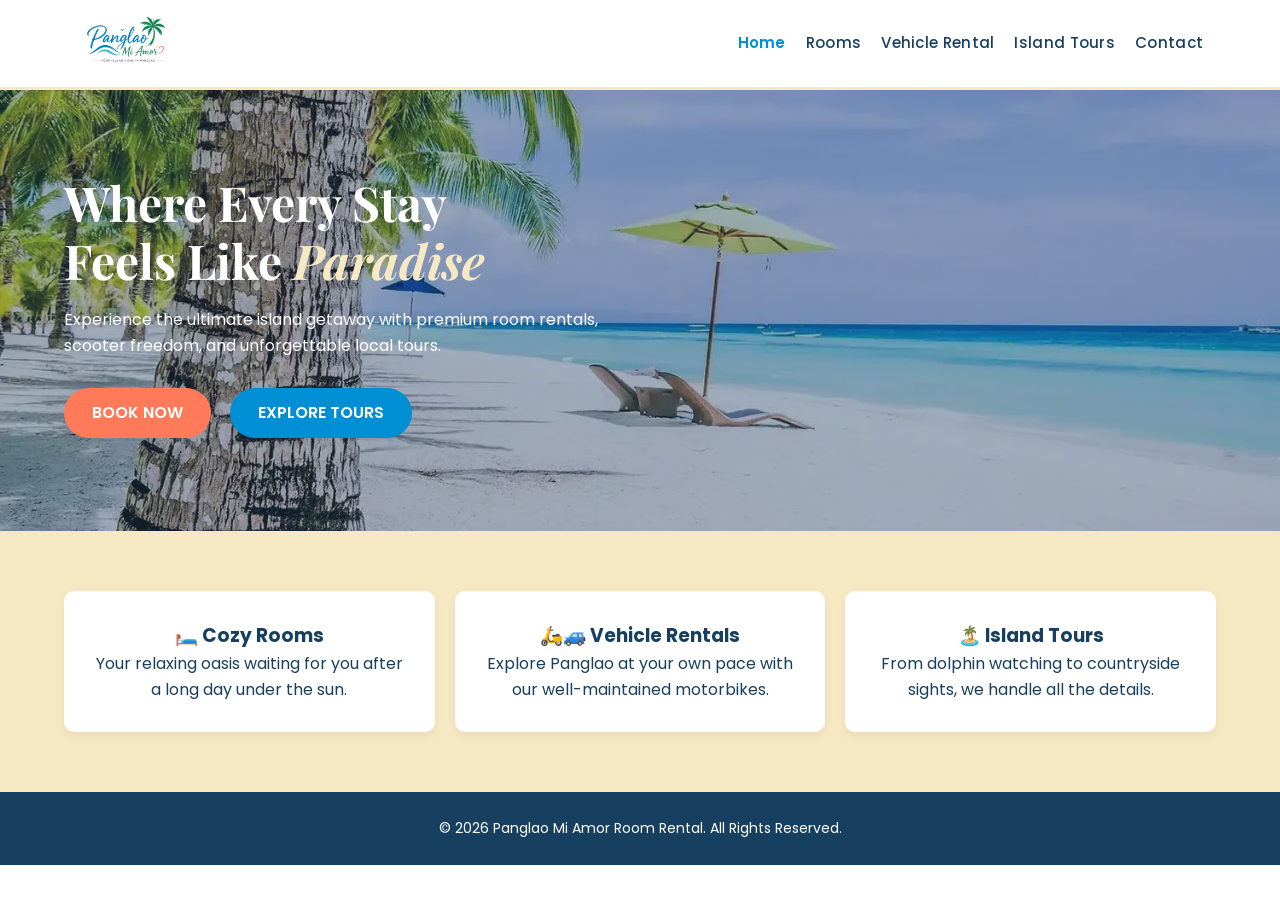
<file: index.html>
<!DOCTYPE html>
<html lang="en">

<head>
    <meta charset="UTF-8">
    <meta name="viewport" content="width=device-width, initial-scale=1.0">
    <title>Panglao Mi Amor | Your Island Home in Panglao</title>
    <link rel="icon" type="image/x-icon" href="favicon.ico">
    <!-- Fonts from your Brand Kit -->
    <link
        href="https://fonts.googleapis.com/css2?family=Playfair+Display:ital,wght@0,400;0,700;1,400&family=Poppins:wght@300;400;500;600&display=swap"
        rel="stylesheet">
    <link rel="stylesheet" href="styles.css?v=1">
</head>

<body>

    <!-- Header Navigation -->
    <header>
        <div class="header-container">
            <!-- Your Logo wrapper -->
            <div class="logo">
                <a href="index.html" class="logo-link">
                    <img src="images/logo.webp" alt="Panglao Mi Amor Logo">
                </a>
            </div>

            <!-- The Hamburger Icon -->
            <div class="hamburger-menu" id="hamburger-btn">
                <span></span>
                <span></span>
                <span></span>
            </div>

            <!-- The actual Navigation Links Container -->
            <nav class="nav-links" id="nav-menu">
                <a href="index.html">Home</a>
                <a href="rooms.html">Rooms</a>
                <a href="rentals.html">Vehicle Rental</a>
                <a href="tours.html">Island Tours</a>
                <a href="contact.html">Contact</a>
            </nav>
        </div>
    </header>

    <!-- Hero Section -->
    <section class="hero">
        <div class="hero-content">
            <h2>Where Every Stay<br>Feels Like <span>Paradise</span></h2>
            <p>Experience the ultimate island getaway with premium room rentals, scooter freedom, and unforgettable
                local tours.</p>
            <div class="hero-buttons">
                <a href="rooms.html" class="btn btn-coral">BOOK NOW</a>
                <a href="tours.html" class="btn btn-blue">EXPLORE TOURS</a>
            </div>
        </div>
    </section>

    <!-- Core Features -->
    <section class="features">
        <div class="feature-card">
            <h3>🛏️ Cozy Rooms</h3>
            <p>Your relaxing oasis waiting for you after a long day under the sun.</p>
        </div>
        <div class="feature-card">
            <h3>🛵🚙 Vehicle Rentals</h3>
            <p>Explore Panglao at your own pace with our well-maintained motorbikes.</p>
        </div>
        <div class="feature-card">
            <h3>🏝️ Island Tours</h3>
            <p>From dolphin watching to countryside sights, we handle all the details.</p>
        </div>
    </section>

    <footer>
        <p>&copy; 2026 Panglao Mi Amor Room Rental. All Rights Reserved.</p>
    </footer>

    <script>
        document.addEventListener("DOMContentLoaded", () => {
            const menuToggle = document.getElementById('hamburger-btn');
            const navigation = document.getElementById('nav-menu');
            const header = document.querySelector('header');

            // 1. Mobile Menu Toggle using your exact HTML IDs
            if (menuToggle && navigation) {
                menuToggle.addEventListener('click', () => {
                    menuToggle.classList.toggle('active');
                    navigation.classList.toggle('active');
                });
            }

            // 2. Automated Active Page Highlight Tracker
            const currentUrl = window.location.pathname.split("/").pop() || "index.html";
            const navLinks = document.querySelectorAll("#nav-menu a");

            navLinks.forEach(link => {
                const linkPage = link.getAttribute("href");
                if (linkPage === currentUrl) {
                    link.classList.add('active');
                } else {
                    link.classList.remove('active');
                }
            });

            // 3. Header Scroll Collapse
            window.addEventListener('scroll', () => {
                if (header) {
                    if (window.scrollY > 50) {
                        header.classList.add('collapsed');
                    } else {
                        header.classList.remove('collapsed');
                    }
                }
            });
        });
    </script>

</body>

</html>
</file>
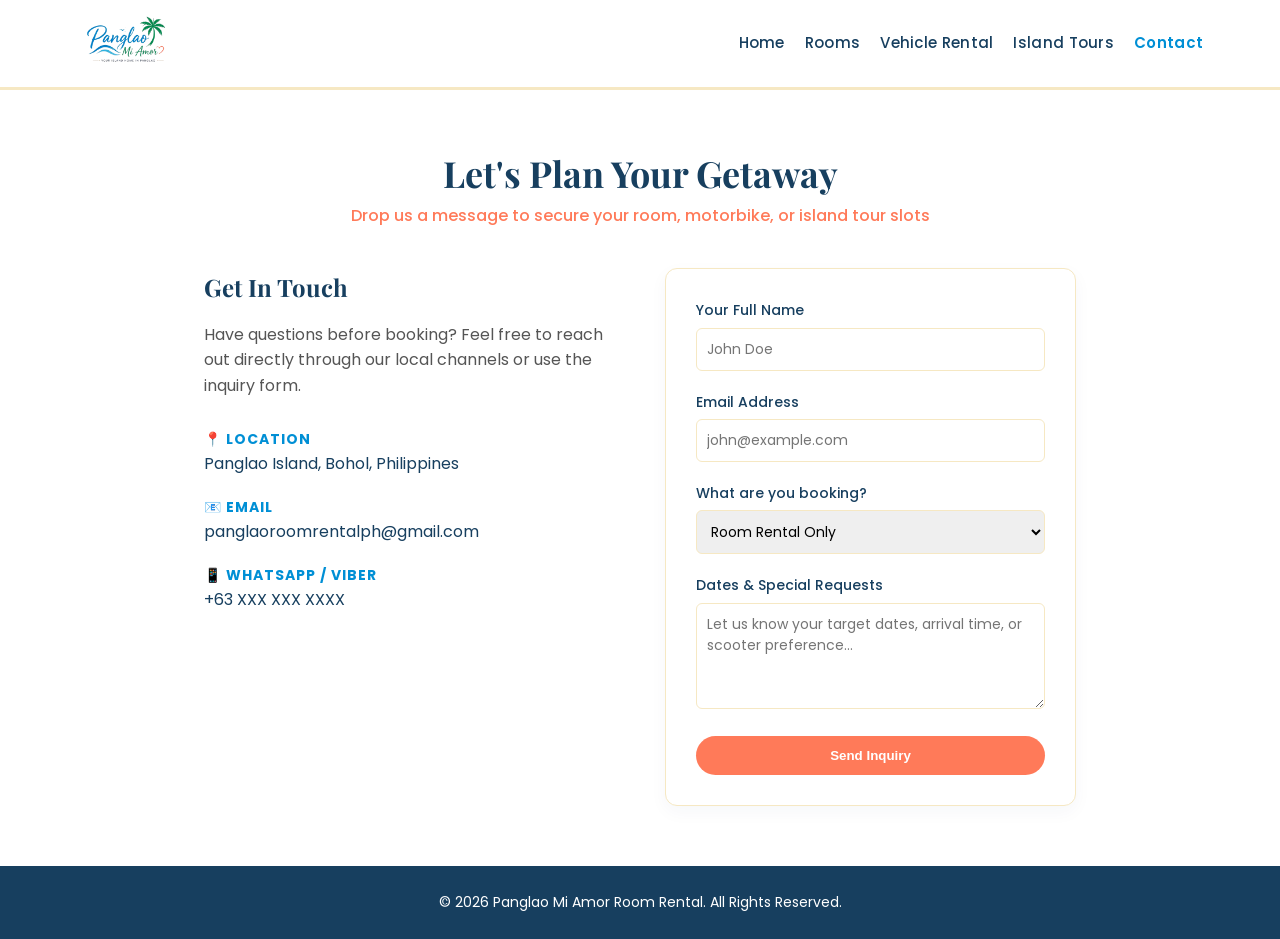
<file: contact.html>
<!DOCTYPE html>
<html lang="en">

<head>
    <meta charset="UTF-8">
    <meta name="viewport" content="width=device-width, initial-scale=1.0">
    <title>Contact & Bookings - Panglao Mi Amor</title>
    <link rel="icon" type="image/x-icon" href="favicon.ico">
    <link
        href="https://fonts.googleapis.com/css2?family=Playfair+Display:wght@700&family=Poppins:wght@400;500;600&display=swap"
        rel="stylesheet">
    <link rel="stylesheet" href="styles.css">
    <style>
        .contact-section {
            padding: 60px 5%;
            max-width: 1000px;
            margin: 0 auto;
        }

        .contact-container {
            display: grid;
            grid-template-columns: repeat(auto-fit, minmax(350px, 1fr));
            gap: 50px;
            margin-top: 40px;
        }

        .contact-info h3 {
            font-family: 'Playfair Display', serif;
            font-size: 24px;
            margin-bottom: 15px;
            color: var(--deep-navy);
        }

        .info-item {
            margin-bottom: 20px;
        }

        .info-item strong {
            color: var(--ocean-blue);
            display: block;
            font-size: 14px;
            letter-spacing: 1px;
        }

        /* Structural Booking Form styling */
        .booking-form {
            background: var(--coconut-white);
            padding: 30px;
            border-radius: 12px;
            border: 1px solid var(--sand-beige);
            box-shadow: 0 6px 18px rgba(23, 63, 95, 0.04);
        }

        .form-group {
            margin-bottom: 20px;
        }

        .form-group label {
            display: block;
            margin-bottom: 6px;
            font-size: 14px;
            font-weight: 500;
        }

        .form-group input,
        .form-group select,
        .form-group textarea {
            width: 100%;
            padding: 10px;
            border: 1px solid var(--sand-beige);
            border-radius: 6px;
            font-family: 'Poppins', sans-serif;
            font-size: 14px;
        }

        .form-group input:focus,
        .form-group select:focus,
        .form-group textarea:focus {
            outline: 2px solid var(--ocean-blue);
        }
    </style>
</head>

<body>

    <!-- Header Navigation -->
    <header>
        <div class="header-container">
            <!-- Your Logo wrapper -->
            <div class="logo">
                <a href="index.html" class="logo-link">
                    <img src="images/logo.webp" alt="Panglao Mi Amor Logo">
                </a>
            </div>

            <!-- The Hamburger Icon -->
            <div class="hamburger-menu" id="hamburger-btn">
                <span></span>
                <span></span>
                <span></span>
            </div>

            <!-- The actual Navigation Links Container -->
            <nav class="nav-links" id="nav-menu">
                <a href="index.html">Home</a>
                <a href="rooms.html">Rooms</a>
                <a href="rentals.html">Vehicle Rental</a>
                <a href="tours.html">Island Tours</a>
                <a href="contact.html">Contact</a>
            </nav>
        </div>
    </header>

    <!-- Main Contact/Inquiry Content -->
    <main class="contact-section">
        <h2 style="text-align: center; font-family: 'Playfair Display', serif; font-size: 36px;">Let's Plan Your Getaway
        </h2>
        <p style="text-align: center; color: var(--coral); font-weight: 500;">Drop us a message to secure your room,
            motorbike, or island tour slots</p>

        <div class="contact-container">
            <!-- Left Column: Direct Info -->
            <div class="contact-info">
                <h3>Get In Touch</h3>
                <p style="margin-bottom: 30px; color: #555;">Have questions before booking? Feel free to reach out
                    directly through our local channels or use the inquiry form.</p>

                <div class="info-item">
                    <strong>📍 LOCATION</strong>
                    <p>Panglao Island, Bohol, Philippines</p>
                </div>
                <div class="info-item">
                    <strong>📧 EMAIL</strong>
                    <p>panglaoroomrentalph@gmail.com</p>
                </div>
                <div class="info-item">
                    <strong>📱 WHATSAPP / VIBER</strong>
                    <p>+63 XXX XXX XXXX</p>
                </div>
            </div>

            <!-- Right Column: Structural Inquiry Form (Powered by Web3Forms & Google Sheets) -->
            <div class="booking-form">
                <form id="contactForm">
                    <!-- Web3Forms Config Settings (Hidden from guests, styles your emails!) -->
                    <input type="hidden" name="access_key" value="68d96adb-1fb2-49eb-83f7-a66aa6124943">

                    <!-- 1. Sets a beautiful, branded subject line in your inbox -->
                    <input type="hidden" name="subject" value="🌴 New Inquiry - Panglao Mi Amor">

                    <!-- 2. Sets the Display Name in your inbox so it doesn't look like an automated bot -->
                    <input type="hidden" name="from_name" value="Panglao Mi Amor Website Backend">

                    <!-- 3. Smart Reply: Hitting "Reply" in your email app now replies directly to the guest! -->
                    <input type="hidden" name="replyto" value="%Guest Email%">

                    <!-- Form Fields -->
                    <div class="form-group">
                        <label for="name">Your Full Name</label>
                        <input type="text" id="name" name="👤 Guest Name" required placeholder="John Doe">
                    </div>
                    <div class="form-group">
                        <label for="email">Email Address</label>
                        <input type="email" id="email" name="✉️ Guest Email" required placeholder="john@example.com">
                    </div>
                    <div class="form-group">
                        <label for="service">What are you booking?</label>
                        <select id="service" name="🛎️ Inquiry Type">
                            <option value="Room Rental Only">Room Rental Only</option>
                            <option value="Motorbike Rental Only">Motorbike Rental Only</option>
                            <option value="Island Tour Package">Island Tour Package</option>
                            <option value="The Whole Package (Room + Bike + Tour)">The Whole Package (Room + Bike +
                                Tour)</option>
                        </select>
                    </div>
                    <div class="form-group">
                        <label for="message">Dates & Special Requests</label>
                        <textarea id="message" name="💬 Guest Message" rows="4"
                            placeholder="Let us know your target dates, arrival time, or scooter preference..."></textarea>
                    </div>
                    <button type="submit" class="btn btn-coral" style="width: 100%; border: none; cursor: pointer;">Send
                        Inquiry</button>
                </form>
            </div>

            <!-- Premium Tropical Success Modal Popup -->
            <div id="successModal"
                style="display: none; position: fixed; z-index: 9999; left: 0; top: 0; width: 100%; height: 100%; background-color: rgba(0,0,0,0.5); align-items: center; justify-content: center;">
                <div
                    style="background-color: #fff; padding: 2.5rem; border-radius: 12px; max-width: 450px; width: 90%; text-align: center; box-shadow: 0 10px 25px rgba(0,0,0,0.1); border-top: 6px solid var(--coral, #ff6f61); animation: fadeIn 0.3s ease-in-out;">
                    <div style="font-size: 3.5rem; margin-bottom: 1rem;">🌴</div>
                    <h3
                        style="font-family: 'Playfair Display', serif; color: var(--deep-navy, #0b1d33); margin-bottom: 0.75rem; font-size: 1.6rem;">
                        Salamat!</h3>
                    <p
                        style="font-family: 'Poppins', sans-serif; color: #555; line-height: 1.6; margin-bottom: 1.5rem; font-size: 0.95rem;">
                        Thank you for reaching out to Panglao Mi Amor! Your inquiry has been sent successfully. We will
                        get back to you soon.</p>
                    <button id="closeModalBtn" class="btn btn-coral"
                        style="padding: 0.75rem 2rem; border: none; border-radius: 6px; font-weight: 600; cursor: pointer; background-color: var(--coral, #ff6f61); color: white;">Great</button>
                </div>
            </div>

            <!-- Script to handle background submission to BOTH Email (Web3Forms) & Google Sheets -->
            <script>
                const form = document.getElementById('contactForm');
                const modal = document.getElementById('successModal');
                const closeModalBtn = document.getElementById('closeModalBtn');

                form.addEventListener('submit', function (e) {
                    e.preventDefault(); // Stop the page from reloading

                    const formData = new FormData(form);
                    const object = Object.fromEntries(formData);
                    const json = JSON.stringify(object);

                    // 1. Send to Web3Forms for Email Delivery
                    const emailPromise = fetch('https://api.web3forms.com/submit', {
                        method: 'POST',
                        headers: {
                            'Content-Type': 'application/json',
                            'Accept': 'application/json'
                        },
                        body: json
                    });

                    // 2. Send to Google Sheets via your custom Apps Script Webhook
                    const sheetPromise = fetch('https://script.google.com/macros/s/AKfycbxRhcMnjQixJ5A9GHDkO9e8UzPvrRtUFwXvjsf8aeEvklKjJQkEWucJ4zw-2wkU8OcbwQ/exec', {
                        method: 'POST',
                        mode: 'no-cors', // Essential for handling anonymous cross-origin submissions to Google
                        headers: {
                            'Content-Type': 'application/json'
                        },
                        body: json
                    });

                    // Fire both requests together in the background
                    Promise.all([emailPromise, sheetPromise])
                        .then(() => {
                            // Display your premium success modal popup
                            modal.style.display = "flex";
                            form.reset(); // Clean the inputs for the next guest
                        })
                        .catch(error => {
                            console.error('Submission error:', error);
                            alert("Form submission failed. Please try again later.");
                        });
                });

                // Click 'Great' to close the premium modal
                closeModalBtn.addEventListener('click', function () {
                    modal.style.display = "none";
                });

                // Click anywhere outside the box to close it too
                window.addEventListener('click', function (e) {
                    if (e.target === modal) {
                        modal.style.display = "none";
                    }
                });
            </script>

            <!-- Tiny CSS Animation helper for the smooth popup display -->
            <style>
                @keyframes fadeIn {
                    from {
                        opacity: 0;
                        transform: scale(0.95);
                    }

                    to {
                        opacity: 1;
                        transform: scale(1);
                    }
                }
            </style>
        </div>
    </main>

    <footer>
        <p>&copy; 2026 Panglao Mi Amor Room Rental. All Rights Reserved.</p>
    </footer>

    <script>
        document.addEventListener("DOMContentLoaded", () => {
            const menuToggle = document.getElementById('hamburger-btn');
            const navigation = document.getElementById('nav-menu');
            const header = document.querySelector('header');

            // 1. Mobile Menu Toggle using your exact HTML IDs
            if (menuToggle && navigation) {
                menuToggle.addEventListener('click', () => {
                    menuToggle.classList.toggle('active');
                    navigation.classList.toggle('active');
                });
            }

            // 2. Automated Active Page Highlight Tracker
            const currentUrl = window.location.pathname.split("/").pop() || "index.html";
            const navLinks = document.querySelectorAll("#nav-menu a");

            navLinks.forEach(link => {
                const linkPage = link.getAttribute("href");
                if (linkPage === currentUrl) {
                    link.classList.add('active');
                } else {
                    link.classList.remove('active');
                }
            });

            // 3. Header Scroll Collapse
            window.addEventListener('scroll', () => {
                if (header) {
                    if (window.scrollY > 50) {
                        header.classList.add('collapsed');
                    } else {
                        header.classList.remove('collapsed');
                    }
                }
            });
        });
    </script>

</body>

</html>
</file>
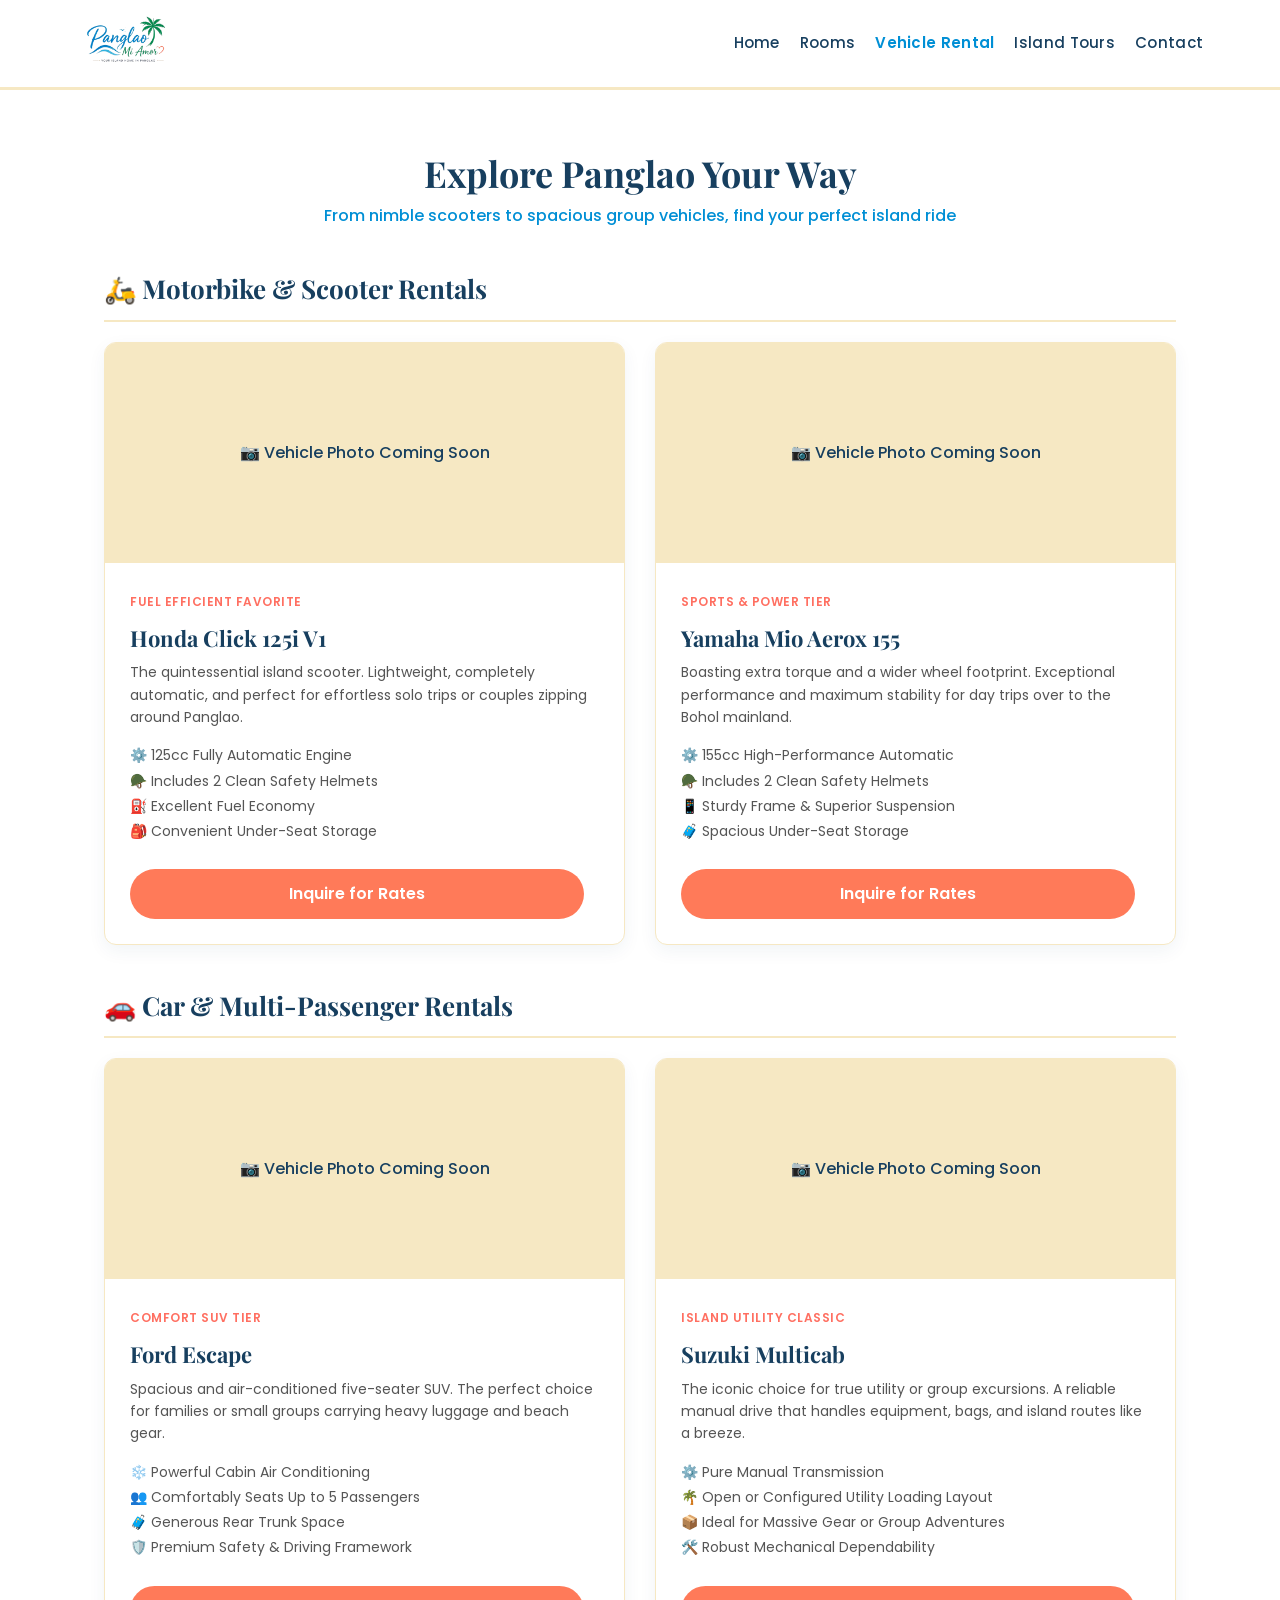
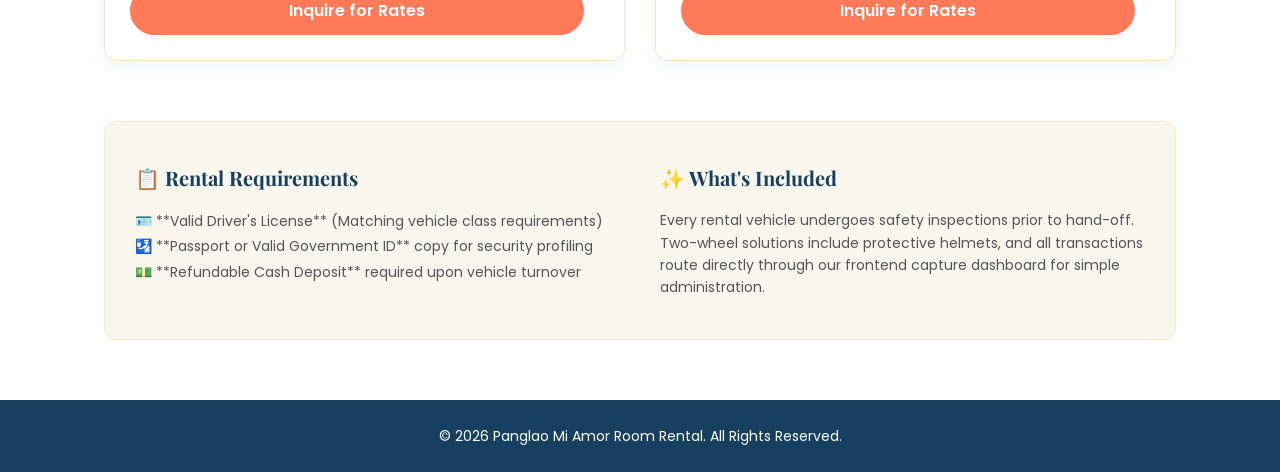
<file: rentals.html>
<!DOCTYPE html>
<html lang="en">

<head>
    <meta charset="UTF-8">
    <meta name="viewport" content="width=device-width, initial-scale=1.0">
    <title>Vehicle Rentals - Panglao Mi Amor</title>
    <link rel="icon" type="image/x-icon" href="favicon.ico">
    <link
        href="https://fonts.googleapis.com/css2?family=Playfair+Display:wght@700&family=Poppins:wght@400;500;600&display=swap"
        rel="stylesheet">
    <link rel="stylesheet" href="styles.css">
    <style>
        .rentals-section {
            padding: 60px 5%;
            max-width: 1200px;
            margin: 0 auto;
        }

        .section-title {
            font-family: 'Playfair Display', serif;
            font-size: 26px;
            color: var(--deep-navy);
            margin: 40px 0 20px 0;
            border-bottom: 2px solid var(--sand-beige);
            padding-bottom: 10px;
        }

        .rental-grid {
            display: grid;
            grid-template-columns: repeat(auto-fit, minmax(320px, 1fr));
            gap: 30px;
        }

        .rental-card {
            background: var(--coconut-white);
            border-radius: 12px;
            overflow: hidden;
            box-shadow: 0 6px 18px rgba(23, 63, 95, 0.06);
            border: 1px solid var(--sand-beige);
            display: flex;
            flex-direction: column;
            justify-content: space-between;
        }

        .rental-placeholder {
            height: 220px;
            background-color: var(--sand-beige);
            display: flex;
            align-items: center;
            justify-content: center;
            color: var(--deep-navy);
            font-weight: 500;
        }

        .rental-info {
            padding: 25px;
            flex-grow: 1;
        }

        .rental-info h3 {
            font-family: 'Playfair Display', serif;
            font-size: 22px;
            margin-bottom: 5px;
            color: var(--deep-navy);
        }

        .rental-tag {
            display: inline-block;
            font-size: 12px;
            font-weight: 600;
            text-transform: uppercase;
            color: #ff6f61;
            margin-bottom: 10px;
            letter-spacing: 0.5px;
        }

        .specs-list {
            list-style: none;
            padding: 0;
            margin: 15px 0 0 0;
            font-size: 14px;
            color: #555;
            line-height: 1.8;
        }

        .policy-panel {
            margin-top: 60px;
            background: #F9F6EE;
            border-radius: 12px;
            padding: 40px 30px;
            border: 1px solid var(--sand-beige);
        }
    </style>
</head>

<body>

    <!-- Header Navigation -->
    <header>
        <div class="header-container">
            <!-- Your Logo wrapper -->
            <div class="logo">
                <a href="index.html" class="logo-link">
                    <img src="images/logo.webp" alt="Panglao Mi Amor Logo">
                </a>
            </div>

            <!-- The Hamburger Icon -->
            <div class="hamburger-menu" id="hamburger-btn">
                <span></span>
                <span></span>
                <span></span>
            </div>

            <!-- The actual Navigation Links Container -->
            <nav class="nav-links" id="nav-menu">
                <a href="index.html">Home</a>
                <a href="rooms.html">Rooms</a>
                <a href="rentals.html">Vehicle Rental</a>
                <a href="tours.html">Island Tours</a>
                <a href="contact.html">Contact</a>
            </nav>
        </div>
    </header>

    <!-- Main Rental Content -->
    <main class="rentals-section">
        <h2 style="text-align: center; font-family: 'Playfair Display', serif; font-size: 36px;">Explore Panglao Your
            Way</h2>
        <p style="text-align: center; color: var(--ocean-blue); font-weight: 500;">From nimble scooters to spacious
            group vehicles, find your perfect island ride</p>

        <!-- CATEGORY 1: SCOOTERS -->
        <h3 class="section-title">🛵 Motorbike & Scooter Rentals</h3>
        <div class="rental-grid">
            <!-- Honda Click -->
            <div class="rental-card">
                <div>
                    <div class="rental-placeholder">
                        <span>📷 Vehicle Photo Coming Soon</span>
                    </div>
                    <div class="rental-info">
                        <span class="rental-tag">Fuel Efficient Favorite</span>
                        <h3>Honda Click 125i V1</h3>
                        <p style="font-size: 14px; color: #555; margin: 0;">The quintessential island scooter.
                            Lightweight, completely automatic, and perfect for effortless solo trips or couples zipping
                            around Panglao.</p>
                        <ul class="specs-list">
                            <li>⚙️ 125cc Fully Automatic Engine</li>
                            <li>🪖 Includes 2 Clean Safety Helmets</li>
                            <li>⛽ Excellent Fuel Economy</li>
                            <li>🎒 Convenient Under-Seat Storage</li>
                        </ul>
                    </div>
                </div>
                <div style="padding: 0 25px 25px 25px;">
                    <a href="contact.html" class="btn btn-coral" style="display: block; text-align: center;">Inquire for
                        Rates</a>
                </div>
            </div>

            <!-- Yamaha Aerox -->
            <div class="rental-card">
                <div>
                    <div class="rental-placeholder">
                        <span>📷 Vehicle Photo Coming Soon</span>
                    </div>
                    <div class="rental-info">
                        <span class="rental-tag">Sports & Power Tier</span>
                        <h3>Yamaha Mio Aerox 155</h3>
                        <p style="font-size: 14px; color: #555; margin: 0;">Boasting extra torque and a wider wheel
                            footprint. Exceptional performance and maximum stability for day trips over to the Bohol
                            mainland.</p>
                        <ul class="specs-list">
                            <li>⚙️ 155cc High-Performance Automatic</li>
                            <li>🪖 Includes 2 Clean Safety Helmets</li>
                            <li>📱 Sturdy Frame & Superior Suspension</li>
                            <li>🧳 Spacious Under-Seat Storage</li>
                        </ul>
                    </div>
                </div>
                <div style="padding: 0 25px 25px 25px;">
                    <a href="contact.html" class="btn btn-coral" style="display: block; text-align: center;">Inquire for
                        Rates</a>
                </div>
            </div>
        </div>

        <!-- CATEGORY 2: CARS -->
        <h3 class="section-title">🚗 Car & Multi-Passenger Rentals</h3>
        <div class="rental-grid">
            <!-- Ford Escape -->
            <div class="rental-card">
                <div>
                    <div class="rental-placeholder">
                        <span>📷 Vehicle Photo Coming Soon</span>
                    </div>
                    <div class="rental-info">
                        <span class="rental-tag">Comfort SUV Tier</span>
                        <h3>Ford Escape</h3>
                        <p style="font-size: 14px; color: #555; margin: 0;">Spacious and air-conditioned five-seater
                            SUV. The perfect choice for families or small groups carrying heavy luggage and beach gear.
                        </p>
                        <ul class="specs-list">
                            <li>❄️ Powerful Cabin Air Conditioning</li>
                            <li>👥 Comfortably Seats Up to 5 Passengers</li>
                            <li>🧳 Generous Rear Trunk Space</li>
                            <li>🛡️ Premium Safety & Driving Framework</li>
                        </ul>
                    </div>
                </div>
                <div style="padding: 0 25px 25px 25px;">
                    <a href="contact.html" class="btn btn-coral" style="display: block; text-align: center;">Inquire for
                        Rates</a>
                </div>
            </div>

            <!-- Suzuki Multicab -->
            <div class="rental-card">
                <div>
                    <div class="rental-placeholder">
                        <span>📷 Vehicle Photo Coming Soon</span>
                    </div>
                    <div class="rental-info">
                        <span class="rental-tag">Island Utility Classic</span>
                        <h3>Suzuki Multicab</h3>
                        <p style="font-size: 14px; color: #555; margin: 0;">The iconic choice for true utility or group
                            excursions. A reliable manual drive that handles equipment, bags, and island routes like a
                            breeze.</p>
                        <ul class="specs-list">
                            <li>⚙️ Pure Manual Transmission</li>
                            <li>🌴 Open or Configured Utility Loading Layout</li>
                            <li>📦 Ideal for Massive Gear or Group Adventures</li>
                            <li>🛠️ Robust Mechanical Dependability</li>
                        </ul>
                    </div>
                </div>
                <div style="padding: 0 25px 25px 25px;">
                    <a href="contact.html" class="btn btn-coral" style="display: block; text-align: center;">Inquire for
                        Rates</a>
                </div>
            </div>
        </div>

        <!-- Rental Requirements & Policies -->
        <div class="policy-panel">
            <div style="display: grid; grid-template-columns: repeat(auto-fit, minmax(280px, 1fr)); gap: 40px;">

                <!-- Requirements -->
                <div>
                    <h4
                        style="font-family: 'Playfair Display', serif; font-size: 20px; color: var(--deep-navy); margin-bottom: 15px;">
                        📋 Rental Requirements</h4>
                    <ul
                        style="list-style: none; padding: 0; margin: 0; font-size: 14px; color: #555; line-height: 1.8;">
                        <li>🪪 **Valid Driver's License** (Matching vehicle class requirements)</li>
                        <li>🛂 **Passport or Valid Government ID** copy for security profiling</li>
                        <li>💵 **Refundable Cash Deposit** required upon vehicle turnover</li>
                    </ul>
                </div>

                <!-- Rental Inclusions -->
                <div>
                    <h4
                        style="font-family: 'Playfair Display', serif; font-size: 20px; color: var(--deep-navy); margin-bottom: 15px;">
                        ✨ What's Included</h4>
                    <p style="font-size: 14px; color: #555; line-height: 1.6; margin: 0;">
                        Every rental vehicle undergoes safety inspections prior to hand-off. Two-wheel solutions include
                        protective helmets, and all transactions route directly through our frontend capture dashboard
                        for simple administration.
                    </p>
                </div>

            </div>
        </div>
    </main>

    <footer>
        <p>&copy; 2026 Panglao Mi Amor Room Rental. All Rights Reserved.</p>
    </footer>

    <script>
        document.addEventListener("DOMContentLoaded", () => {
            const menuToggle = document.getElementById('hamburger-btn');
            const navigation = document.getElementById('nav-menu');
            const header = document.querySelector('header');

            // 1. Mobile Menu Toggle using your exact HTML IDs
            if (menuToggle && navigation) {
                menuToggle.addEventListener('click', () => {
                    menuToggle.classList.toggle('active');
                    navigation.classList.toggle('active');
                });
            }

            // 2. Automated Active Page Highlight Tracker
            const currentUrl = window.location.pathname.split("/").pop() || "index.html";
            const navLinks = document.querySelectorAll("#nav-menu a");

            navLinks.forEach(link => {
                const linkPage = link.getAttribute("href");
                if (linkPage === currentUrl) {
                    link.classList.add('active');
                } else {
                    link.classList.remove('active');
                }
            });

            // 3. Header Scroll Collapse
            window.addEventListener('scroll', () => {
                if (header) {
                    if (window.scrollY > 50) {
                        header.classList.add('collapsed');
                    } else {
                        header.classList.remove('collapsed');
                    }
                }
            });
        });
    </script>

</body>

</html>
</file>
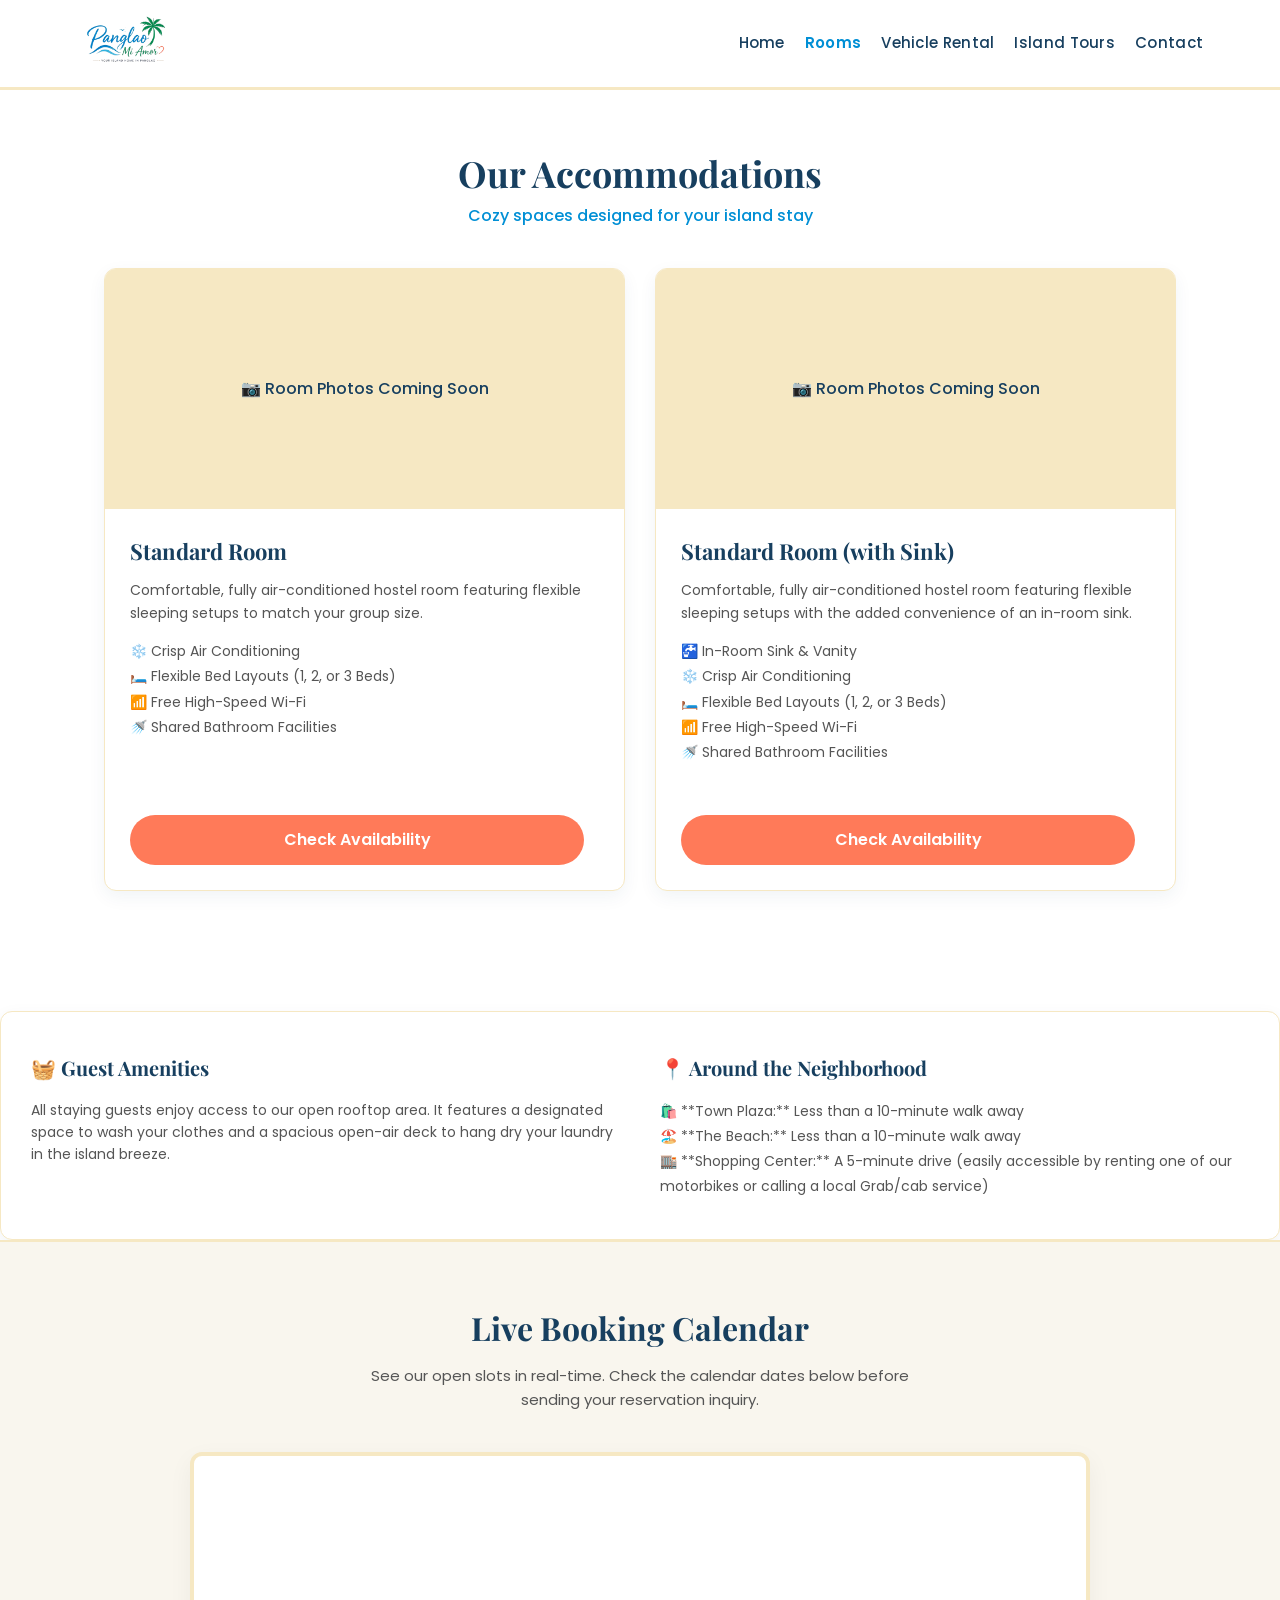
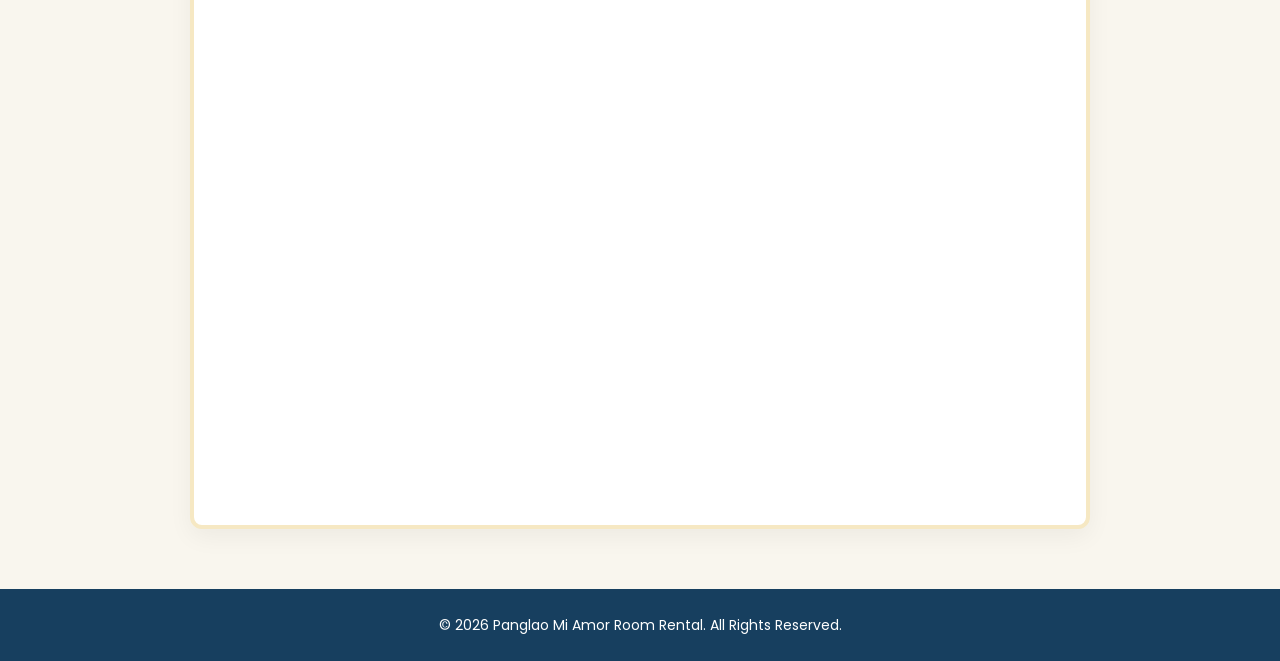
<file: rooms.html>
<!DOCTYPE html>
<html lang="en">

<head>
    <meta charset="UTF-8">
    <meta name="viewport" content="width=device-width, initial-scale=1.0">
    <title>Rooms & Availability - Panglao Mi Amor</title>
    <link rel="icon" type="image/x-icon" href="favicon.ico">
    <link
        href="https://fonts.googleapis.com/css2?family=Playfair+Display:wght@700&family=Poppins:wght@400;500;600&display=swap"
        rel="stylesheet">
    <link rel="stylesheet" href="styles.css">
    <style>
        .room-section {
            padding: 60px 5%;
            max-width: 1200px;
            margin: 0 auto;
        }

        .room-grid {
            display: grid;
            grid-template-columns: repeat(auto-fit, minmax(320px, 1fr));
            gap: 30px;
            margin-top: 40px;
        }

        .room-card {
            background: var(--coconut-white);
            border-radius: 12px;
            overflow: hidden;
            box-shadow: 0 6px 18px rgba(23, 63, 95, 0.06);
            border: 1px solid var(--sand-beige);
            display: flex;
            flex-direction: column;
            justify-content: space-between;
        }

        .room-placeholder {
            height: 240px;
            background-color: var(--sand-beige);
            display: flex;
            align-items: center;
            justify-content: center;
            color: var(--deep-navy);
            font-weight: 500;
        }

        .room-info {
            padding: 25px;
            flex-grow: 1;
            display: flex;
            flex-direction: column;
            justify-content: space-between;
        }

        .room-info h3 {
            font-family: 'Playfair Display', serif;
            font-size: 22px;
            margin-bottom: 10px;
            color: var(--deep-navy);
        }

        .amenity-list {
            list-style: none;
            padding: 0;
            margin: 15px 0 25px 0;
            font-size: 14px;
            color: #555;
            line-height: 1.8;
        }

        .calendar-section {
            background-color: #F9F6EE;
            padding: 60px 5%;
            text-align: center;
            border-top: 2px solid var(--sand-beige);
        }

        .calendar-container {
            max-width: 900px;
            margin: 40px auto 0 auto;
            border: 4px solid var(--sand-beige);
            border-radius: 12px;
            overflow: hidden;
            background: white;
            box-shadow: 0 8px 24px rgba(0, 0, 0, 0.05);
        }

        /* Mobile responsive wrapper for Google Calendar */
        .responsive-cal-wrapper {
            position: relative;
            width: 100%;
            height: 0;
            padding-bottom: 75%;
            /* Forces clean 4:3 desktop aspect ratio */
            overflow: hidden;
        }

        @media (max-width: 768px) {
            .responsive-cal-wrapper {
                padding-bottom: 120%;
                /* Taller ratio for better scrolling layout on small screens */
            }
        }
    </style>
</head>

<body>

    <!-- Header Navigation -->
    <header>
        <div class="header-container">
            <!-- Your Logo wrapper -->
            <div class="logo">
                <a href="index.html" class="logo-link">
                    <img src="images/logo.webp" alt="Panglao Mi Amor Logo">
                </a>
            </div>

            <!-- The Hamburger Icon -->
            <div class="hamburger-menu" id="hamburger-btn">
                <span></span>
                <span></span>
                <span></span>
            </div>

            <!-- The actual Navigation Links Container -->
            <nav class="nav-links" id="nav-menu">
                <a href="index.html">Home</a>
                <a href="rooms.html">Rooms</a>
                <a href="rentals.html">Vehicle Rental</a>
                <a href="tours.html">Island Tours</a>
                <a href="contact.html">Contact</a>
            </nav>
        </div>
    </header>

    <!-- Rooms List -->
    <main class="room-section">
        <h2 style="text-align: center; font-family: 'Playfair Display', serif; font-size: 36px;">Our Accommodations</h2>
        <p style="text-align: center; color: var(--ocean-blue); font-weight: 500;">Cozy spaces designed for your island
            stay</p>

        <div class="room-grid">
            <!-- Room 1: Standard -->
            <div class="room-card">
                <div>
                    <div class="room-placeholder">
                        <span>📷 Room Photos Coming Soon</span>
                    </div>
                    <div class="room-info">
                        <h3>Standard Room</h3>
                        <p style="font-size: 14px; color: #555;">Comfortable, fully air-conditioned hostel room
                            featuring flexible sleeping setups to match your group size.</p>
                        <ul class="amenity-list">
                            <li>❄️ Crisp Air Conditioning</li>
                            <li>🛏️ Flexible Bed Layouts (1, 2, or 3 Beds)</li>
                            <li>📶 Free High-Speed Wi-Fi</li>
                            <li>🚿 Shared Bathroom Facilities</li>
                        </ul>
                    </div>
                </div>
                <div style="padding: 0 25px 25px 25px;">
                    <a href="contact.html" class="btn btn-coral" style="display: block; text-align: center;">Check
                        Availability</a>
                </div>
            </div>

            <!-- Room 2: Standard with Sink -->
            <div class="room-card">
                <div>
                    <div class="room-placeholder">
                        <span>📷 Room Photos Coming Soon</span>
                    </div>
                    <div class="room-info">
                        <h3>Standard Room (with Sink)</h3>
                        <p style="font-size: 14px; color: #555;">Comfortable, fully air-conditioned hostel room
                            featuring flexible sleeping setups with the added convenience of an in-room sink.</p>
                        <ul class="amenity-list">
                            <li>🚰 In-Room Sink & Vanity</li>
                            <li>❄️ Crisp Air Conditioning</li>
                            <li>🛏️ Flexible Bed Layouts (1, 2, or 3 Beds)</li>
                            <li>📶 Free High-Speed Wi-Fi</li>
                            <li>🚿 Shared Bathroom Facilities</li>
                        </ul>
                    </div>
                </div>
                <div style="padding: 0 25px 25px 25px;">
                    <a href="contact.html" class="btn btn-coral" style="display: block; text-align: center;">Check
                        Availability</a>
                </div>
            </div>
        </div>
    </main>

    <!-- Hostel Perks & Location Section -->
    <div
        style="margin-top: 60px; background: var(--coconut-white); border-radius: 12px; padding: 40px 30px; border: 1px solid var(--sand-beige); box-shadow: 0 6px 18px rgba(23, 63, 95, 0.06);">
        <div style="display: grid; grid-template-columns: repeat(auto-fit, minmax(280px, 1fr)); gap: 40px;">

            <!-- Rooftop Perks -->
            <div>
                <h4
                    style="font-family: 'Playfair Display', serif; font-size: 20px; color: var(--deep-navy); margin-bottom: 15px;">
                    🧺 Guest Amenities</h4>
                <p style="font-size: 14px; color: #555; line-height: 1.6;">
                    All staying guests enjoy access to our open rooftop area. It features a designated space to wash
                    your clothes and a spacious open-air deck to hang dry your laundry in the island breeze.
                </p>
            </div>

            <!-- Location & Convenience -->
            <div>
                <h4
                    style="font-family: 'Playfair Display', serif; font-size: 20px; color: var(--deep-navy); margin-bottom: 15px;">
                    📍 Around the Neighborhood</h4>
                <ul style="list-style: none; padding: 0; margin: 0; font-size: 14px; color: #555; line-height: 1.8;">
                    <li>🛍️ **Town Plaza:** Less than a 10-minute walk away</li>
                    <li>🏖️ **The Beach:** Less than a 10-minute walk away</li>
                    <li>🏬 **Shopping Center:** A 5-minute drive (easily accessible by renting one of our motorbikes or
                        calling a local Grab/cab service)</li>
                </ul>
            </div>

        </div>
    </div>

    <!-- Google Calendar Live Sync -->
    <section class="calendar-section">
        <h2 style="font-family: 'Playfair Display', serif; font-size: 32px;">Live Booking Calendar</h2>
        <p style="max-width: 600px; margin: 10px auto 0 auto; font-size: 15px; color: #555;">
            See our open slots in real-time. Check the calendar dates below before sending your reservation inquiry.
        </p>

        <div class="calendar-container">
            <!-- Responsive Wrapper targeting your live resort calendar stream -->
            <div class="responsive-cal-wrapper">
                <iframe
                    src="https://calendar.google.com/calendar/embed?src=panglaoroomrentalph%40gmail.com&ctz=Asia%2FManila"
                    style="position: absolute; top: 0; left: 0; width: 100%; height: 100%; border: 0;" frameborder="0"
                    scrolling="no">
                </iframe>
            </div>
        </div>
    </section>

    <footer>
        <p>&copy; 2026 Panglao Mi Amor Room Rental. All Rights Reserved.</p>
    </footer>

    <script>
        document.addEventListener("DOMContentLoaded", () => {
            const menuToggle = document.getElementById('hamburger-btn');
            const navigation = document.getElementById('nav-menu');
            const header = document.querySelector('header');

            // 1. Mobile Menu Toggle using your exact HTML IDs
            if (menuToggle && navigation) {
                menuToggle.addEventListener('click', () => {
                    menuToggle.classList.toggle('active');
                    navigation.classList.toggle('active');
                });
            }

            // 2. Automated Active Page Highlight Tracker
            const currentUrl = window.location.pathname.split("/").pop() || "index.html";
            const navLinks = document.querySelectorAll("#nav-menu a");

            navLinks.forEach(link => {
                const linkPage = link.getAttribute("href");
                if (linkPage === currentUrl) {
                    link.classList.add('active');
                } else {
                    link.classList.remove('active');
                }
            });

            // 3. Header Scroll Collapse
            window.addEventListener('scroll', () => {
                if (header) {
                    if (window.scrollY > 50) {
                        header.classList.add('collapsed');
                    } else {
                        header.classList.remove('collapsed');
                    }
                }
            });
        });
    </script>

</body>

</html>
</file>
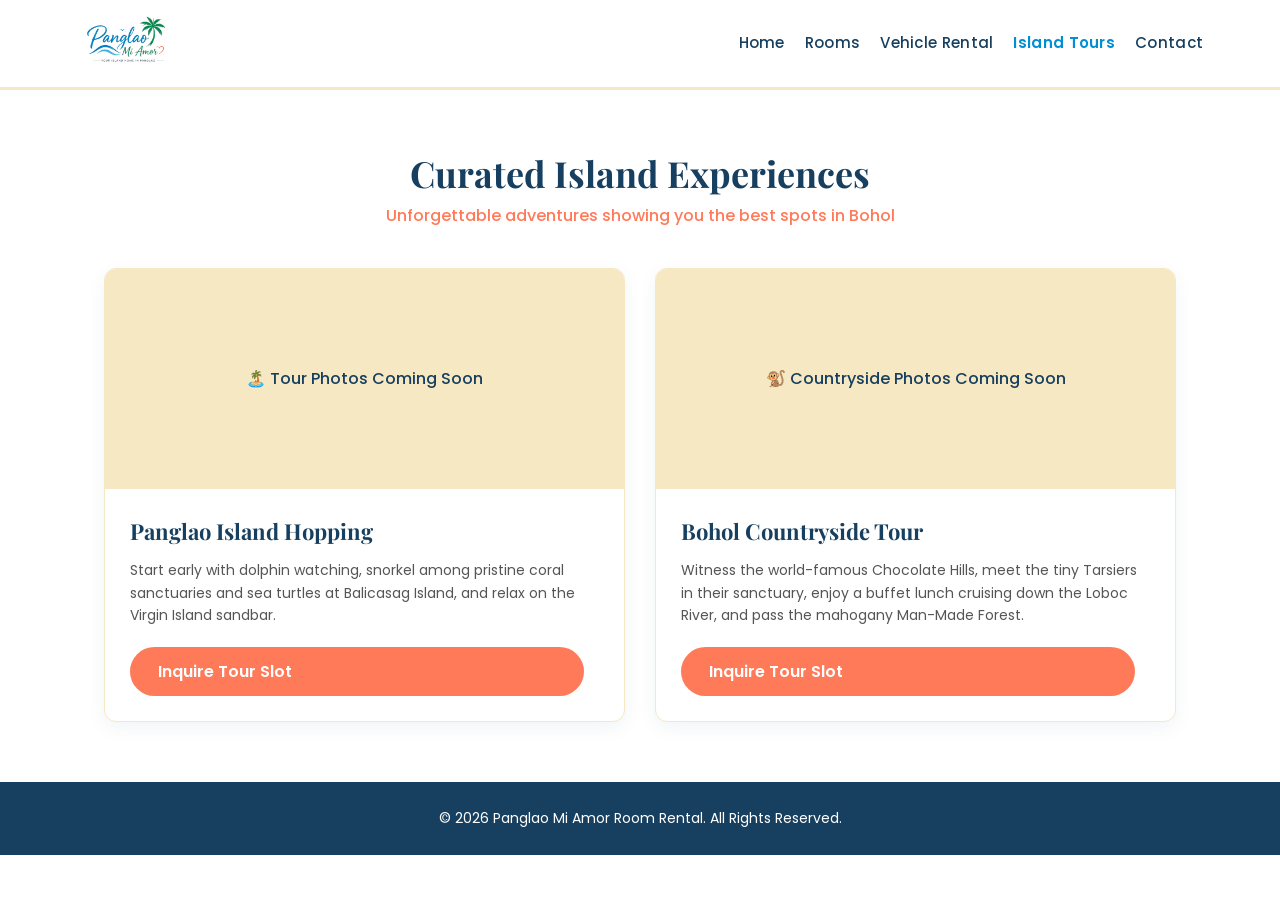
<file: tours.html>
<!DOCTYPE html>
<html lang="en">

<head>
    <meta charset="UTF-8">
    <meta name="viewport" content="width=device-width, initial-scale=1.0">
    <title>Bohol & Panglao Island Tours - Panglao Mi Amor</title>
    <link rel="icon" type="image/x-icon" href="favicon.ico">
    <link
        href="https://fonts.googleapis.com/css2?family=Playfair+Display:wght@700&family=Poppins:wght@400;500;600&display=swap"
        rel="stylesheet">
    <link rel="stylesheet" href="styles.css">
    <style>
        .tour-section {
            padding: 60px 5%;
            max-width: 1200px;
            margin: 0 auto;
        }

        .tour-grid {
            display: grid;
            grid-template-columns: repeat(auto-fit, minmax(320px, 1fr));
            gap: 30px;
            margin-top: 40px;
        }

        .tour-card {
            background: var(--coconut-white);
            border-radius: 12px;
            overflow: hidden;
            box-shadow: 0 6px 18px rgba(23, 63, 95, 0.06);
            border: 1px solid var(--sand-beige);
        }

        .tour-placeholder {
            height: 220px;
            background-color: var(--sand-beige);
            display: flex;
            align-items: center;
            justify-content: center;
            color: var(--deep-navy);
            font-weight: 500;
        }

        .tour-info {
            padding: 25px;
        }

        .tour-info h3 {
            font-family: 'Playfair Display', serif;
            font-size: 22px;
            margin-bottom: 10px;
        }
    </style>
</head>

<body>

    <!-- Header Navigation -->
    <header>
        <div class="header-container">
            <!-- Your Logo wrapper -->
            <div class="logo">
                <a href="index.html" class="logo-link">
                    <img src="images/logo.webp" alt="Panglao Mi Amor Logo">
                </a>
            </div>

            <!-- The Hamburger Icon -->
            <div class="hamburger-menu" id="hamburger-btn">
                <span></span>
                <span></span>
                <span></span>
            </div>

            <!-- The actual Navigation Links Container -->
            <nav class="nav-links" id="nav-menu">
                <a href="index.html">Home</a>
                <a href="rooms.html">Rooms</a>
                <a href="rentals.html">Vehicle Rental</a>
                <a href="tours.html">Island Tours</a>
                <a href="contact.html">Contact</a>
            </nav>
        </div>
    </header>

    <!-- Tours Section -->
    <main class="tour-section">
        <h2 style="text-align: center; font-family: 'Playfair Display', serif; font-size: 36px;">Curated Island
            Experiences</h2>
        <p style="text-align: center; color: var(--coral); font-weight: 500;">Unforgettable adventures showing you the
            best spots in Bohol</p>

        <div class="tour-grid">
            <!-- Tour 1 -->
            <div class="tour-card">
                <div class="tour-placeholder">
                    <span>🏝️ Tour Photos Coming Soon</span>
                </div>
                <div class="tour-info">
                    <h3>Panglao Island Hopping</h3>
                    <p style="font-size: 14px; margin-bottom: 20px; color: #555;">Start early with dolphin watching,
                        snorkel among pristine coral sanctuaries and sea turtles at Balicasag Island, and relax on the
                        Virgin Island sandbar.</p>
                    <a href="contact.html" class="btn btn-coral" style="display: block;">Inquire Tour Slot</a>
                </div>
            </div>

            <!-- Tour 2 -->
            <div class="tour-card">
                <div class="tour-placeholder">
                    <span>🐒 Countryside Photos Coming Soon</span>
                </div>
                <div class="tour-info">
                    <h3>Bohol Countryside Tour</h3>
                    <p style="font-size: 14px; margin-bottom: 20px; color: #555;">Witness the world-famous Chocolate
                        Hills, meet the tiny Tarsiers in their sanctuary, enjoy a buffet lunch cruising down the Loboc
                        River, and pass the mahogany Man-Made Forest.</p>
                    <a href="contact.html" class="btn btn-coral" style="display: block;">Inquire Tour Slot</a>
                </div>
            </div>
        </div>
    </main>

    <footer>
        <p>&copy; 2026 Panglao Mi Amor Room Rental. All Rights Reserved.</p>
    </footer>

    <script>
        document.addEventListener("DOMContentLoaded", () => {
            const menuToggle = document.getElementById('hamburger-btn');
            const navigation = document.getElementById('nav-menu');
            const header = document.querySelector('header');

            // 1. Mobile Menu Toggle using your exact HTML IDs
            if (menuToggle && navigation) {
                menuToggle.addEventListener('click', () => {
                    menuToggle.classList.toggle('active');
                    navigation.classList.toggle('active');
                });
            }

            // 2. Automated Active Page Highlight Tracker
            const currentUrl = window.location.pathname.split("/").pop() || "index.html";
            const navLinks = document.querySelectorAll("#nav-menu a");

            navLinks.forEach(link => {
                const linkPage = link.getAttribute("href");
                if (linkPage === currentUrl) {
                    link.classList.add('active');
                } else {
                    link.classList.remove('active');
                }
            });

            // 3. Header Scroll Collapse
            window.addEventListener('scroll', () => {
                if (header) {
                    if (window.scrollY > 50) {
                        header.classList.add('collapsed');
                    } else {
                        header.classList.remove('collapsed');
                    }
                }
            });
        });
    </script>

</body>

</html>
</file>
<file: styles.css>
/* Brand Palette Variables */
:root {
    --ocean-blue: #008FD5;
    --tropical-green: #2E8B57;
    --sand-beige: #F6E8C3;
    --coconut-white: #FFFFFF;
    --coral: #FF7A59;
    --deep-navy: #173F5F;
}

* {
    margin: 0;
    padding: 0;
    box-sizing: border-box;
}

body {
    font-family: 'Poppins', sans-serif;
    color: var(--deep-navy);
    background-color: var(--coconut-white);
    line-height: 1.6;
    padding-top: 85px;
    /* Keeps the hero image perfectly aligned under the fixed header */
}

/* ==========================================
    Header Layout & Theme Integration
   ========================================== */
header,
.header-container,
.nav-container {
    background-color: var(--coconut-white) !important;
    padding: 12px 6% !important;
    display: flex !important;
    flex-direction: row !important;
    justify-content: space-between !important;
    align-items: center !important;
    position: fixed !important;
    top: 0 !important;
    left: 0 !important;
    width: 100% !important;
    z-index: 1000 !important;

    /* Clean thematic divider border */
    border-bottom: 3px solid var(--sand-beige) !important;
    box-shadow: none !important;
    outline: none !important;
}

/* Explicitly strip default border/shadow lines from nested structural elements */
header *,
.header-container *,
.nav-container * {
    box-shadow: none !important;
    border-bottom: none !important;
}

.logo-link,
.logo,
.logo-container {
    text-decoration: none !important;
    display: inline-block !important;
    border: none !important;
}

.logo img,
.logo-container img,
header img,
.header-container img {
    height: 55px !important;
    width: auto !important;
    display: block !important;
    transition: height 0.3s ease !important;
}

/* ==========================================
    Navigation Spacing & Alignment Fixes
   ========================================== */
nav,
.nav-links-wrapper,
.nav-links {
    display: flex !important;
    flex-direction: row !important;
    align-items: center !important;
    gap: 20px !important;
    /* Perfect grouping matching the original scale */
    position: relative !important;
    background: transparent !important;
    margin: 0 !important;
    padding: 0 !important;
    border: none !important;
}

nav ul,
ul.nav-links {
    display: flex !important;
    flex-direction: row !important;
    gap: 20px !important;
    list-style: none !important;
    border: none !important;
}

nav ul li,
ul.nav-links li {
    margin: 0 !important;
    padding: 0 !important;
    border: none !important;
}

/* Link Typography & Theme States */
nav a,
nav ul li a,
ul.nav-links li a,
.nav-links a {
    text-decoration: none !important;
    color: var(--deep-navy) !important;
    font-weight: 500 !important;
    font-size: 15px !important;
    letter-spacing: 0.3px !important;
    transition: color 0.2s ease-in-out !important;
    display: inline-block !important;
    padding: 4px 0 !important;
    border: none !important;
}

/* Interactive Hover States */
nav a:hover,
nav ul li a:hover,
.nav-links a:hover {
    color: var(--ocean-blue) !important;
}

/* Thematic Active Page States (Requires class="active" on the HTML element) */
nav a.active,
nav ul li a.active,
ul.nav-links li a.active,
.nav-links a.active,
.active {
    color: var(--ocean-blue) !important;
    font-weight: 600 !important;
    /* Optional slight weight increase to stand out */
}

.menu-toggle {
    display: none !important;
}

/* ==========================================
    Hero Display & Layout Sections
   ========================================== */
.hero {
    background: linear-gradient(rgba(23, 63, 95, 0.4), rgba(23, 63, 95, 0.4)), url('images/hero-bg.webp') no-repeat !important;
    
    /* THE GOLDEN RATIO: Balances both the top palm leaves and the bottom sand layout */
    background-position: center 65% !important; 
    background-size: cover !important;
    
    min-height: 450px; 
    display: flex;
    align-items: center;
    padding: 80px 5% !important; 
    color: #FFFFFF;
    margin-top: -4px !important; 
}

.hero-content h2 {
    font-family: 'Playfair Display', serif;
    font-size: 48px;
    margin-bottom: 18px;
    line-height: 1.2;
}

.hero-content h2 span {
    font-style: italic;
    color: var(--sand-beige);
}

.hero-content p {
    max-width: 550px;
    font-size: 16px;
    margin-bottom: 30px;
}

.btn {
    display: inline-block;
    padding: 12px 28px;
    text-decoration: none;
    font-weight: 600;
    border-radius: 25px;
    margin-right: 15px;
    transition: transform 0.2s;
}

.btn:hover {
    transform: translateY(-2px);
}

.btn-coral {
    background-color: var(--coral);
    color: var(--coconut-white);
}

.btn-blue {
    background-color: var(--ocean-blue);
    color: var(--coconut-white);
}

.features {
    display: flex;
    justify-content: space-around;
    padding: 60px 5%;
    background-color: var(--sand-beige);
    gap: 20px;
}

.feature-card {
    background: var(--coconut-white);
    padding: 30px;
    border-radius: 10px;
    width: 33%;
    text-align: center;
    box-shadow: 0 4px 10px rgba(0, 0, 0, 0.05);
}

footer {
    text-align: center;
    padding: 25px;
    background: var(--deep-navy);
    color: var(--coconut-white);
    font-size: 14px;
}

/* --- GLOBAL LOGO LINK UX POLISH --- */
.logo-link {
    display: inline-block;
    text-decoration: none;
    border: none;
    outline: none;
}

/* ==========================================
    📱 UNIVERSAL MOBILE RESPONSIVENESS FIX
   ========================================== */
@media (max-width: 1024px) {

    html,
    body {
        width: 100% !important;
        overflow-x: hidden !important;
        /* Disables side-to-side page shaking */
    }

    body {
        padding-top: 75px !important;
    }

    header,
    .header-container {
        padding: 10px 5% !important;
        border-bottom: 2px solid var(--sand-beige) !important;
        display: flex !important;
        justify-content: space-between !important;
        align-items: center !important;
        width: 100% !important;
    }

    /* Keep the logo constrained */
    .logo img {
        height: 45px !important;
        width: auto !important;
        display: block !important;
    }

    /* REVEALS HAMBURGER FOR YOUR EXACT HTML CLASS */
    .hamburger-menu {
        display: flex !important;
        flex-direction: column !important;
        justify-content: space-between !important;
        width: 28px !important;
        height: 20px !important;
        background: transparent !important;
        border: none !important;
        cursor: pointer !important;
        z-index: 1001 !important;
    }

    .hamburger-menu span {
        width: 100% !important;
        height: 3px !important;
        background-color: var(--deep-navy) !important;
        border-radius: 2px !important;
        transition: all 0.3s ease !important;
    }

    /* Mobile Dropdown Configuration for #nav-menu */
    #nav-menu.nav-links {
        display: flex !important;
        flex-direction: column !important;
        align-items: center !important;
        gap: 0 !important;
        position: absolute !important;
        top: 100% !important;
        left: 0 !important;
        width: 100% !important;
        background-color: var(--coconut-white) !important;
        border-bottom: 3px solid var(--sand-beige) !important;
        max-height: 0 !important;
        overflow: hidden !important;
        transition: max-height 0.3s ease-in-out !important;
        box-shadow: 0 4px 12px rgba(0, 0, 0, 0.08) !important;
        z-index: 1000 !important;
        padding: 0 !important;
    }

    /* Opens dropdown list when active class is toggled by script */
    #nav-menu.nav-links.active {
        max-height: 350px !important;
        padding: 15px 0 !important;
    }

    #nav-menu.nav-links a {
        display: block !important;
        width: 100% !important;
        text-align: center !important;
        font-size: 17px !important;
        padding: 12px 0 !important;
        border: none !important;
    }

    /* Animates Hamburger into 'X' when open */
    .hamburger-menu.active span:nth-child(1) {
        transform: translateY(8px) rotate(45deg) !important;
    }

    .hamburger-menu.active span:nth-child(2) {
        opacity: 0 !important;
    }

    .hamburger-menu.active span:nth-child(3) {
        transform: translateY(-8px) rotate(-45deg) !important;
    }

    /* ==========================================
        Subpage Global Elements Autofit Setup
       ========================================== */
    .features,
    .room-grid,
    .rental-grid,
    .tour-grid,
    .contact-container {
        display: flex !important;
        flex-direction: column !important;
        /* Converts all rows to vertical layout stacks */
        gap: 25px !important;
        padding: 40px 4% !important;
    }

    .feature-card,
    .room-card,
    .rental-card,
    .tour-card,
    .booking-form,
    .contact-info {
        width: 100% !important;
        /* Forces items to stay inside mobile layout bounds */
        max-width: 100% !important;
        margin: 0 !important;
    }

    .feature-card,
    .room-card,
    .rental-card,
    .tour-card,
    .booking-form,
    .contact-info {
        width: 100% !important;
        /* Forces items to stay inside mobile layout bounds */
        max-width: 100% !important;
        margin: 0 !important;
    }

    /* 🎯 UNIVERSAL MOBILE HERO FIX */
    .hero {
        margin-top: -12px !important; 
        padding-top: 60px !important; 
        padding-bottom: 60px !important;
        min-height: 320px !important; 
        
        /* Keeps the exact same balanced crop on mobile screens */
        background-position: center 65% !important; 
    }

    .hero-content h2 {
        font-size: 32px !important;
    }
}
</file>
